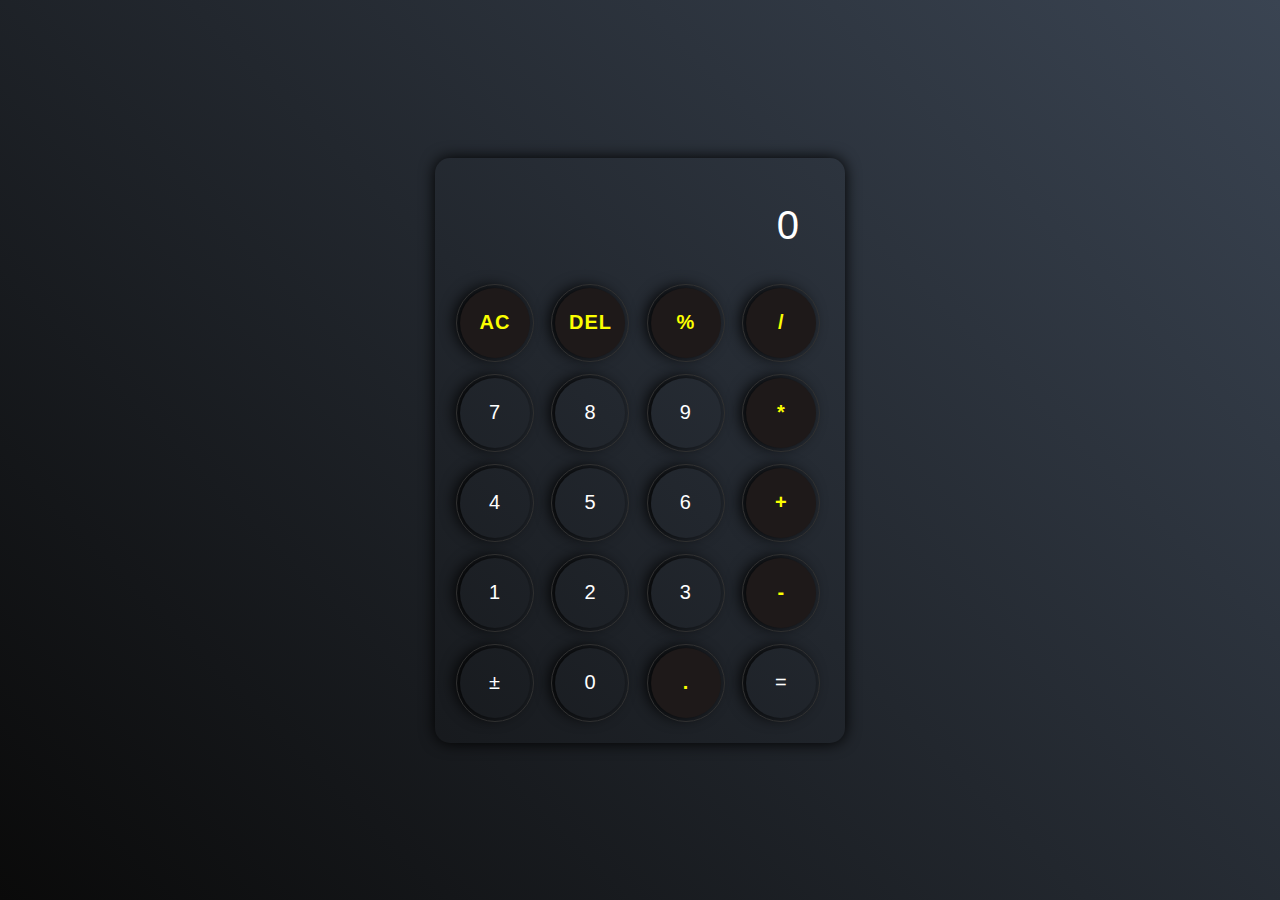
<file: calculator/index.html>
<!DOCTYPE html>
<html lang="en">
<head>
    <meta charset="UTF-8">
    <meta name="viewport" content="width=device-width, initial-scale=1.0">
    <title>Calculator</title>
    <link rel ="stylesheet" href="style.css">
    
</head>
<body>
    <div class="calculator">
        <div class="display">
        <input type = "text" id="inputBox" value="0"
        placeholder="0" disabled>
    </div>
        <div class="row">
            <button type="btn" class="opr">AC</button> 
            <button type="btn" class="opr">DEL</button>
            <button type="btn" class="opr">%</button>
            <button type="btn" class="opr">/</button>
        </div> 
        <div class="row">
            <button type="btn">7</button> 
            <button type="btn">8</button>
            <button type="btn">9</button>
            <button type="btn" class="opr">*</button>
        </div> 
        <div class="row">
            <button type="btn">4</button> 
            <button type="btn">5</button>
            <button type="btn">6</button>
            <button type="btn" class="opr">+</button>
        </div> 
        <div class="row">
            <button type="btn">1</button> 
            <button type="btn">2</button>
            <button type="btn">3</button>
            <button type="btn" class="opr">-</button>
        </div> 
        <div class="row">
            <button type="btn" id="plusMinuss">&#xB1;</button> 
            <button type="btn">0</button>
            <button type="btn" class="opr">.</button>
            <button type="btn" id="eqBtn">=</button>
        </div> 
        <script src="call.js"></script>

</body>
</html>
</file>
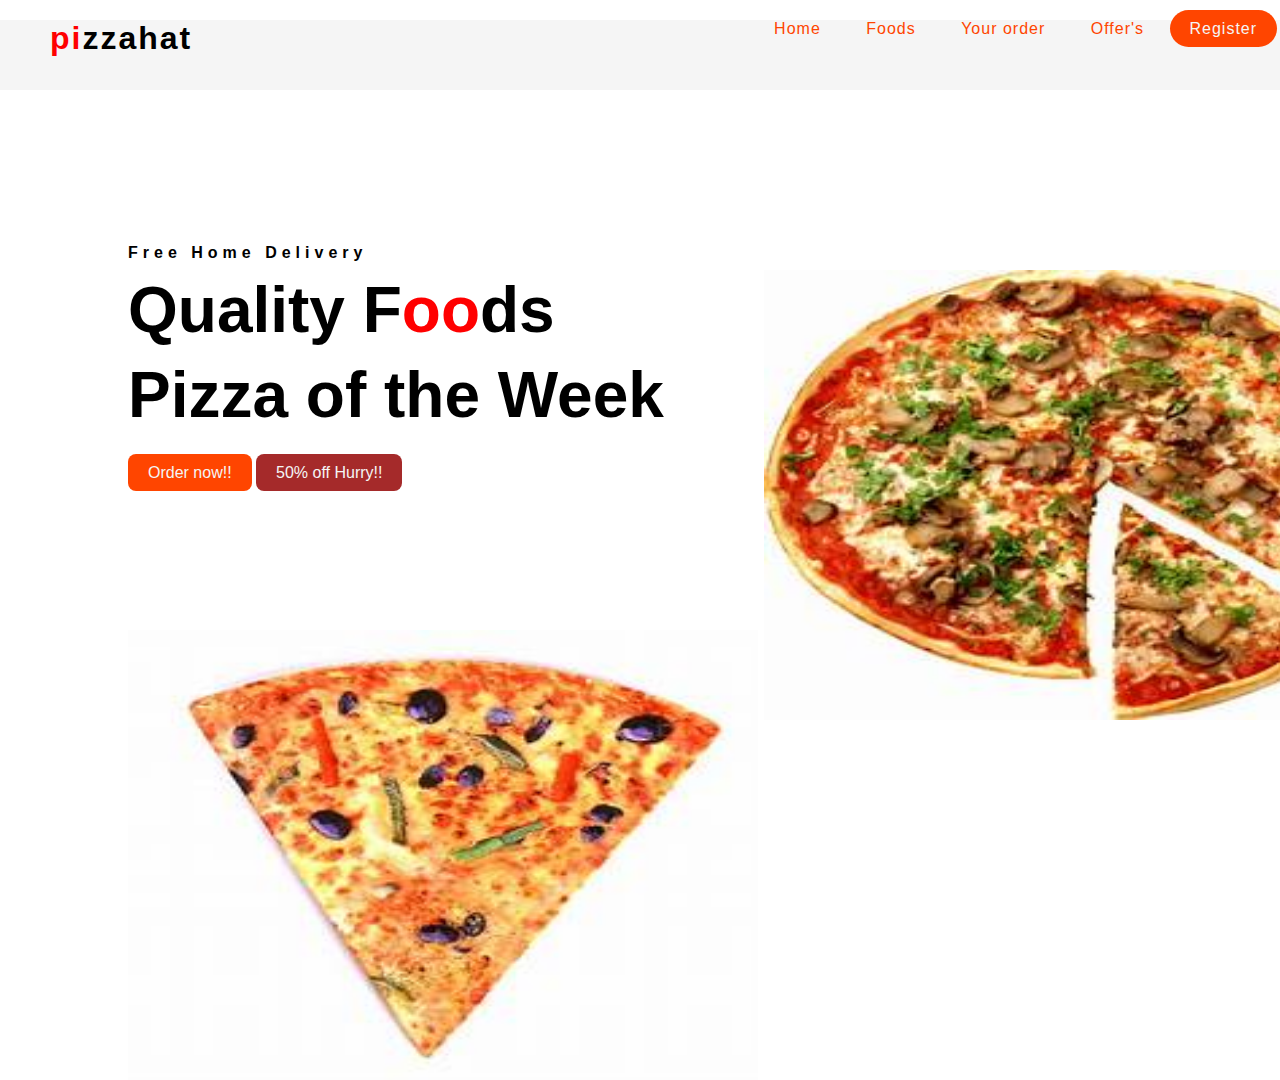
<file: Landing page/index.html>
<!DOCTYPE html>
<html lang="en">
<head>
    <meta charset="UTF-8">
    <meta name="viewport" content="width=device-width, initial-scale=1.0">
    <title>Landing page</title>
    <link rel="stylesheet" href="style.css">
</head>
<body>
    <header>
        <nav>
            <div class="header">
                <img src="./images/pizza2.png" alt="srcset">
            </div>
            
            
            <div class="logo"><span>pi</span>zzahat</div>
            <div class="menu">
                <a href="#">Home</a>
                <a href="#">Foods</a>
                <a href="#">Your order</a>
                <a href="#">Offer's</a>               
                <a href="#" id="Register">Register</a>                               
            </div>
        </nav>
        <div class="h-text">
            <p>Free Home Delivery</p>
            <h1>Quality F<span>oo</span>ds</h1>
            <h2>Pizza of the Week</h2>           
            <a href="#" id="order">Order now!!</a>
            <a href="#" id="dis">50% off Hurry!!</a>
        
        </div>
        <div id="Pizza">
            <img src="./images/pizz3.png" alt="srcset">
            <img src="./images/pizz3.png" alt="srcset">
            <img src="./images/pizz3.png" alt="srcset">
        </div>
    </header>
    
</body>
</html>
</file>
<file: calculator/style.css>
*{
    margin: 0;
    /* padding: 0;  */
    box-sizing:border-box;
    font-family: Arial, sans-serif;
    letter-spacing: 1px;
}
body {
    min-height: 100vh;
    max-height:100%;
    display: flex;
    justify-content: center;
    align-items: center;
   background: linear-gradient(45deg, #0a0a0a, #3a4452);
    
}

.calculator {
    padding: 15px;
    border-radius: 15px;
    overflow: hidden;
    box-shadow: 0 0 15px #000
}

.display input {
    width: 360px;
    border: none;
    outline: none;
    padding: 20px;
    margin: 10px;
    background: transparent;
    color: #fff;
    font-size: 40px;
    text-align: right;
    cursor: pointer;

}
input::placeholder{
    color:#fff;
}

button {
   width: 70px;
   height: 70px;
   margin: 10px;
   background: transparent;
   color:#fff;
   font-size:20px;
   border: 0;
   border-radius: 50%;
   box-shadow: -5px -1px 15px #000;
   outline: 1px solid #313131;
   outline-offset: 3px;
}

.button:active {
    background: #000;
    transform: translate(2px , 2px);
}

.opr {
    color: #fbff00;
    background: #1e1919;
    font-weight: 700;
}

#seqBtn {
    background: orangered;
    font-weight: 900;
}
</file>
<file: Landing page/style.css>
*{
    margin: 0;
    padding: 1;
    box-sizing: border-box;
    font-family: sans-serif;
}
.header{
    width: 100%;
    height: 200vh;   
    background-size: 50% 90%;
    background-position: bottom right;
    position: relative;
   
}
.header,img{
    width: 70vh;
    height: 50vh;
    position: absolute;
    top: 20%;
    left: 40%;
}
nav{
    width: 100%;
    height: 110px;
    display:flex;
    justify-content: space-around;
    align-items: center;
   
   
}
.menu{
    width: 50%;
    height: 70px;
    padding:0 ;
    background: #f5f5f5;
    color: #000;
    justify-content: space-around;
    align-items:center;
    text-align: space-between;
    font-weight: 0;
    font-size: 1em;
    letter-spacing: 1px; 
}
.menu a:hover{
    border: 1px solid indianred;
    background: transparent;
}
.logo{
    font-weight: bold;
    font-size: 2em;
    letter-spacing: 2px;
    width: 70%;
    height: 70px;
    padding: 0px 50px;
    background: #f5f5f5;  
    
}
.logo span{
    color: red;
}
.menu a{
    text-decoration: none;
    color: orangered;
    padding: 10px 20px;
}
.menu a:last-child{
    background: orangered;
    color: #f5f5f5;
    border-radius: 20px;
}
.h-text{
    position: absolute;
    top: 20%;
    left: 5%;
    padding: 5%;
}
.h-text p{
    color: #000;
    letter-spacing: 5px;
    font-weight: bold;
}
.h-text h1{
    font-size: 4em;
    line-height: 1.5em;
}
.h-text h1 span{
    color: rgb(255, 0, 0);
}
.h-text h2 {
    font-size: 4em;
    margin-bottom: 0.5em;
}
#order{
    text-decoration: none;
    color: #f5f5f5;
    background: orangered;
    border-radius: 8px;
    padding: 10px 20px; 
}

#dis{
    text-decoration: none;
    color: #f5f5f5;
    background: brown;
    border-radius: 8px;
    padding: 10px 20px;
}
#Pizza{
    position: absolute;
    bottom: 30%;
    left: 10%;
    
}
#pizza img{
    transform: 0.4s ease;
}
#pizza img:hover{
    transform: translate(-20px );
}
#order:hover{
    border: 1px solid indianred;
    background: blue;
}
#Register:hover{
    border: 1px solid indianred;
    background: blue;
}
</file>
